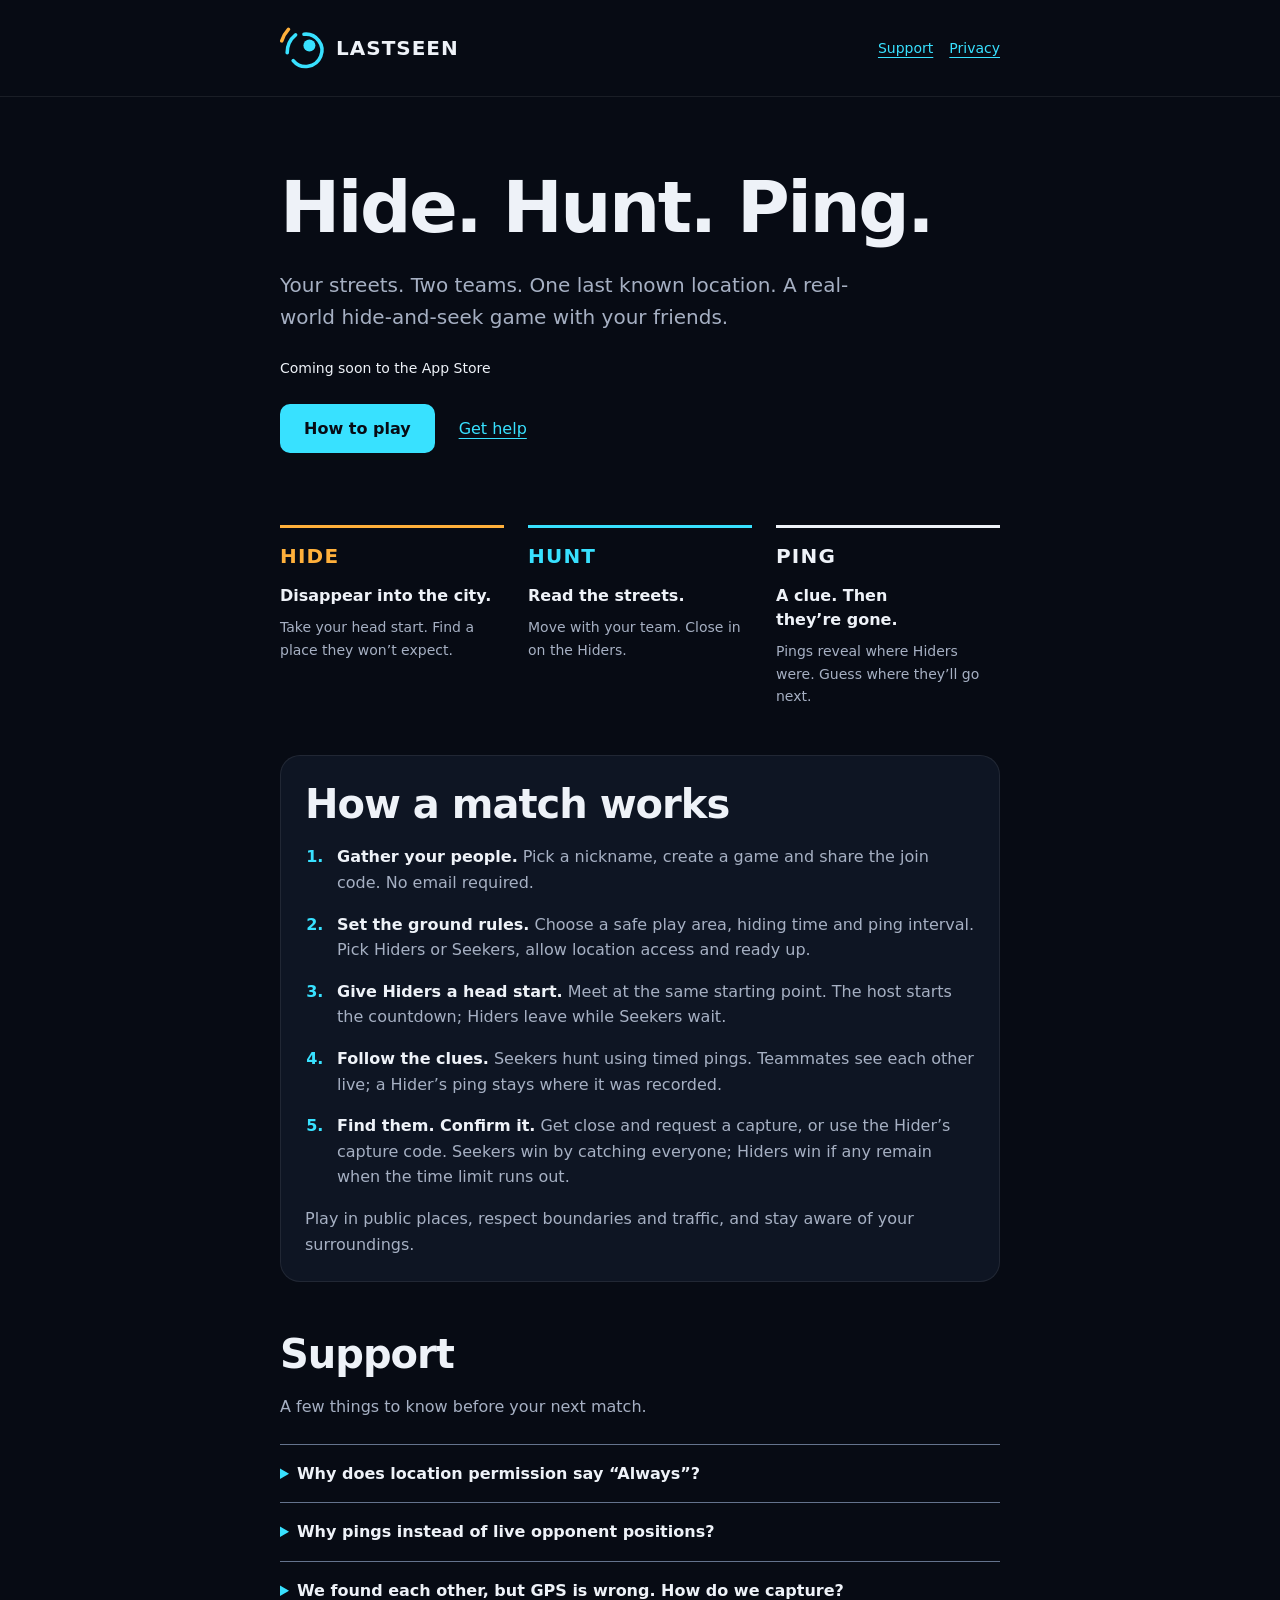
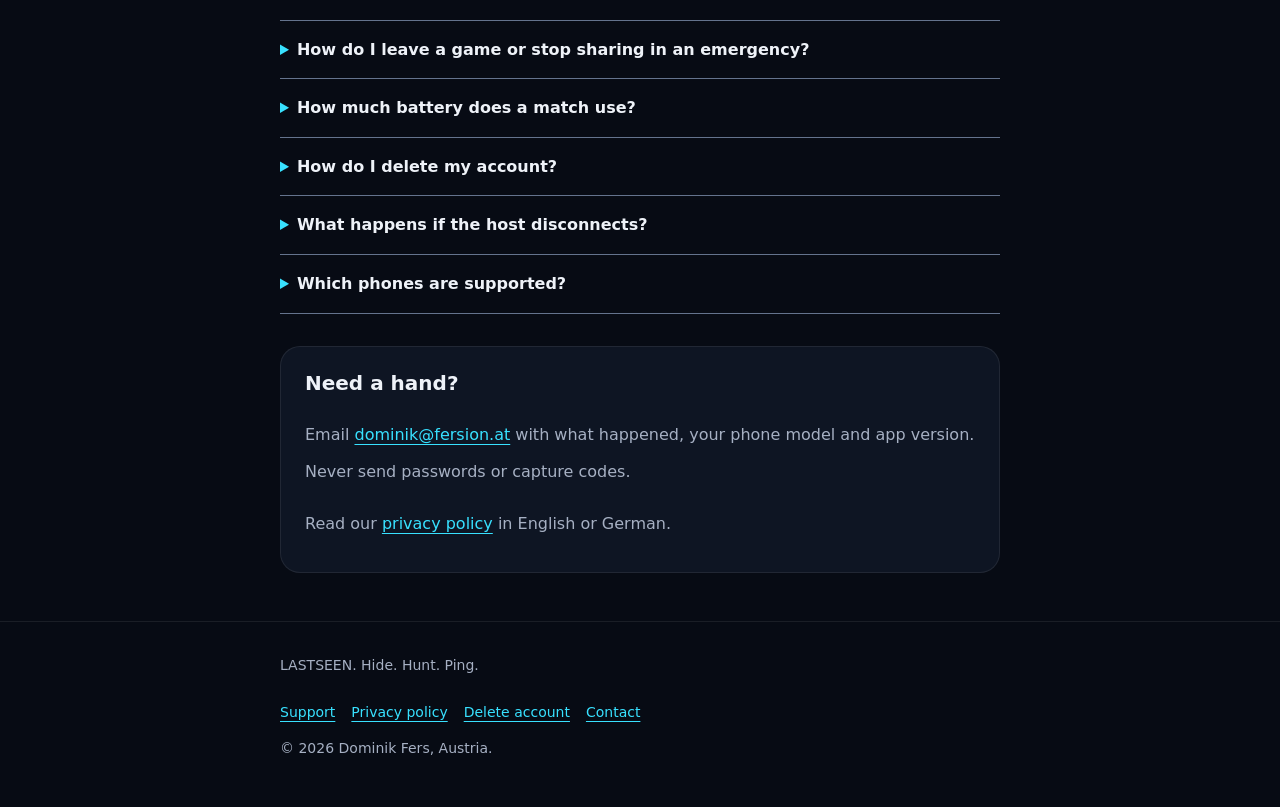
<file: index.html>
<!doctype html>
<html lang="en">
<head>
<meta charset="utf-8">
<meta name="viewport" content="width=device-width, initial-scale=1">
<title>Hide. Hunt. Ping. | LASTSEEN</title>
<meta name="description" content="LASTSEEN is a real-world hide-and-seek game. Learn how to play, find support and read about your privacy.">
<meta name="theme-color" content="#070B14">

<link rel="icon" type="image/svg+xml" href="data:image/svg+xml,%3Csvg%20xmlns%3D%22http%3A%2F%2Fwww.w3.org%2F2000%2Fsvg%22%20viewBox%3D%220%200%2080%2080%22%3E%3Crect%20width%3D%2280%22%20height%3D%2280%22%20rx%3D%2220%22%20fill%3D%22%23070B14%22%2F%3E%3Cg%20fill%3D%22none%22%20stroke-linecap%3D%22round%22%20stroke-linejoin%3D%22round%22%3E%0A%20%20%20%20%3Cpath%20d%3D%22M40%2017A27%2027%200%201%201%2022%2061%22%20stroke%3D%22%2338E1FF%22%20stroke-width%3D%226%22%2F%3E%0A%20%20%20%20%3Cpath%20d%3D%22M26%2018A38%2038%200%200%200%2012%2048%22%20stroke%3D%22%2338E1FF%22%20stroke-width%3D%226%22%2F%3E%0A%20%20%20%20%3Cpath%20d%3D%22M14%209A51%2051%200%200%200%203%2028%22%20stroke%3D%22%23FFB03B%22%20stroke-width%3D%226%22%2F%3E%0A%20%20%20%20%3Ccircle%20cx%3D%2249%22%20cy%3D%2236%22%20r%3D%2210%22%20fill%3D%22%2338E1FF%22%20stroke%3D%22none%22%2F%3E%0A%20%20%3C%2Fg%3E%3C%2Fsvg%3E">
<link rel="stylesheet" href="styles.css">
</head>
<body>
<a class="skip-link" href="#main">Skip to content</a>
<header class="site-header">
  <div class="wrap header-inner">
    <a class="brand" href="index.html" aria-label="LASTSEEN home"><svg xmlns="http://www.w3.org/2000/svg" viewBox="0 0 80 80" aria-hidden="true" focusable="false"><g fill="none" stroke-linecap="round" stroke-linejoin="round">
    <path d="M40 17A27 27 0 1 1 22 61" stroke="#38E1FF" stroke-width="6"/>
    <path d="M26 18A38 38 0 0 0 12 48" stroke="#38E1FF" stroke-width="6"/>
    <path d="M14 9A51 51 0 0 0 3 28" stroke="#FFB03B" stroke-width="6"/>
    <circle cx="49" cy="36" r="10" fill="#38E1FF" stroke="none"/>
  </g></svg><span>LASTSEEN</span></a>
    <nav class="site-nav" aria-label="Main navigation">
      <a href="index.html#support">Support</a>
      <a href="privacy/index.html">Privacy</a>
    </nav>
  </div>
</header>
<main class="wrap" id="main" tabindex="-1">
<section class="hero" aria-labelledby="tagline">
  <h1 id="tagline">Hide. Hunt. Ping.</h1>
  <p class="intro">Your streets. Two teams. One last known location. A real-world hide-and-seek game with your friends.</p>
  <p class="availability">Coming soon to the App Store</p>
  <div class="hero-links"><a class="button-link" href="#how-to-play">How to play</a><a href="#support">Get help</a></div>
</section>
<div class="features">
  <section class="feature hide"><h2>HIDE</h2><h3>Disappear into the city.</h3><p>Take your head start. Find a place they won’t expect.</p></section>
  <section class="feature hunt"><h2>HUNT</h2><h3>Read the streets.</h3><p>Move with your team. Close in on the Hiders.</p></section>
  <section class="feature"><h2>PING</h2><h3>A clue. Then they’re gone.</h3><p>Pings reveal where Hiders were. Guess where they’ll go next.</p></section>
</div>
<section class="card" id="how-to-play" aria-labelledby="match-heading">
  <h2 id="match-heading">How a match works</h2>
  <ol class="steps">
    <li><strong>Gather your people.</strong> Pick a nickname, create a game and share the join code. No email required.</li>
    <li><strong>Set the ground rules.</strong> Choose a safe play area, hiding time and ping interval. Pick Hiders or Seekers, allow location access and ready up.</li>
    <li><strong>Give Hiders a head start.</strong> Meet at the same starting point. The host starts the countdown; Hiders leave while Seekers wait.</li>
    <li><strong>Follow the clues.</strong> Seekers hunt using timed pings. Teammates see each other live; a Hider’s ping stays where it was recorded.</li>
    <li><strong>Find them. Confirm it.</strong> Get close and request a capture, or use the Hider’s capture code. Seekers win by catching everyone; Hiders win if any remain when the time limit runs out.</li>
  </ol>
  <p>Play in public places, respect boundaries and traffic, and stay aware of your surroundings.</p>
</section>
<section class="support" id="support" aria-labelledby="support-heading">
  <h2 id="support-heading">Support</h2>
  <p>A few things to know before your next match.</p>
  <details><summary>Why does location permission say “Always”?</summary>
    <p>It lets your position update during a running match when you lock your phone or switch apps. Only your teammates see your live position; opponents see ping snapshots. Tracking stops when you leave, are captured or the match ends. Outside matches, location is only read if you tap “Use my location” to choose a game zone. You can change permission in your phone’s settings.</p>
  </details>
  <details><summary>Why pings instead of live opponent positions?</summary>
    <p>A ping is a clue: where a Hider was at one moment. It never follows them. Between pings, Seekers have to predict the next move. Hiders’ live positions are shared only with their own team.</p>
  </details>
  <details><summary>We found each other, but GPS is wrong. How do we capture?</summary>
    <p>Use the capture code on the Hider’s phone. The Seeker can enter it or scan its QR code to confirm the capture without relying on GPS proximity. Codes expire, so use the one currently displayed. Both phones still need a connection.</p>
  </details>
  <details><summary>How do I leave a game or stop sharing in an emergency?</summary>
    <p>Open the game menu, choose Emergency leave and confirm. Tracking stops on your phone even offline; reconnect and retry the leave request so the game can tell your teammates you have left. You can use this whenever you need to leave a running game.</p>
  </details>
  <details><summary>How much battery does a match use?</summary>
    <p>GPS, mobile data and keeping the map on screen use battery. LASTSEEN reduces update frequency in the background and stops tracking when you leave, are captured or the match ends. Start with a charged phone, dim the screen and lock it between checks. Battery use varies with your phone, reception and match length.</p>
  </details>
  <details><summary>How do I delete my account?</summary>
    <p>Open Settings → Delete account, confirm that you understand it is permanent, then tap Delete account. You need an internet connection. Reset guest identity only signs you out on this phone. See <a href="delete-account/index.html">account deletion details</a> for what is removed and how to request deletion by email.</p>
  </details>
  <details><summary>What happens if the host disconnects?</summary>
    <p>The match keeps running. Once the host has been offline for about 90 seconds, another active player can choose Become host to manage pauses, captures and the end of the game. A brief disconnect does not reset the match.</p>
  </details>
  <details><summary>Which phones are supported?</summary>
    <p>LASTSEEN supports iOS 16.4 or later and Android 8 or later. Each player needs a phone with location services and an internet connection. Allow background location for reliable play with the screen locked.</p>
  </details>
  <div class="card contact"><h3>Need a hand?</h3><p>Email <a href="mailto:dominik@fersion.at?subject=LASTSEEN">dominik@fersion.at</a> with what happened, your phone model and app version. Never send passwords or capture codes.</p><p>Read our <a href="privacy/index.html">privacy policy</a> in English or German.</p></div>
</section>
</main>
<footer class="site-footer">
  <div class="wrap">
    <p>LASTSEEN. Hide. Hunt. Ping.</p>
    <nav class="site-nav" aria-label="Footer navigation">
      <a href="index.html#support">Support</a>
      <a href="privacy/index.html">Privacy policy</a>
      <a href="delete-account/index.html">Delete account</a>
      <a href="mailto:dominik@fersion.at?subject=LASTSEEN">Contact</a>
    </nav>
    <p>© 2026 Dominik Fers, Austria.</p>
  </div>
</footer>
</body>
</html>
</file>
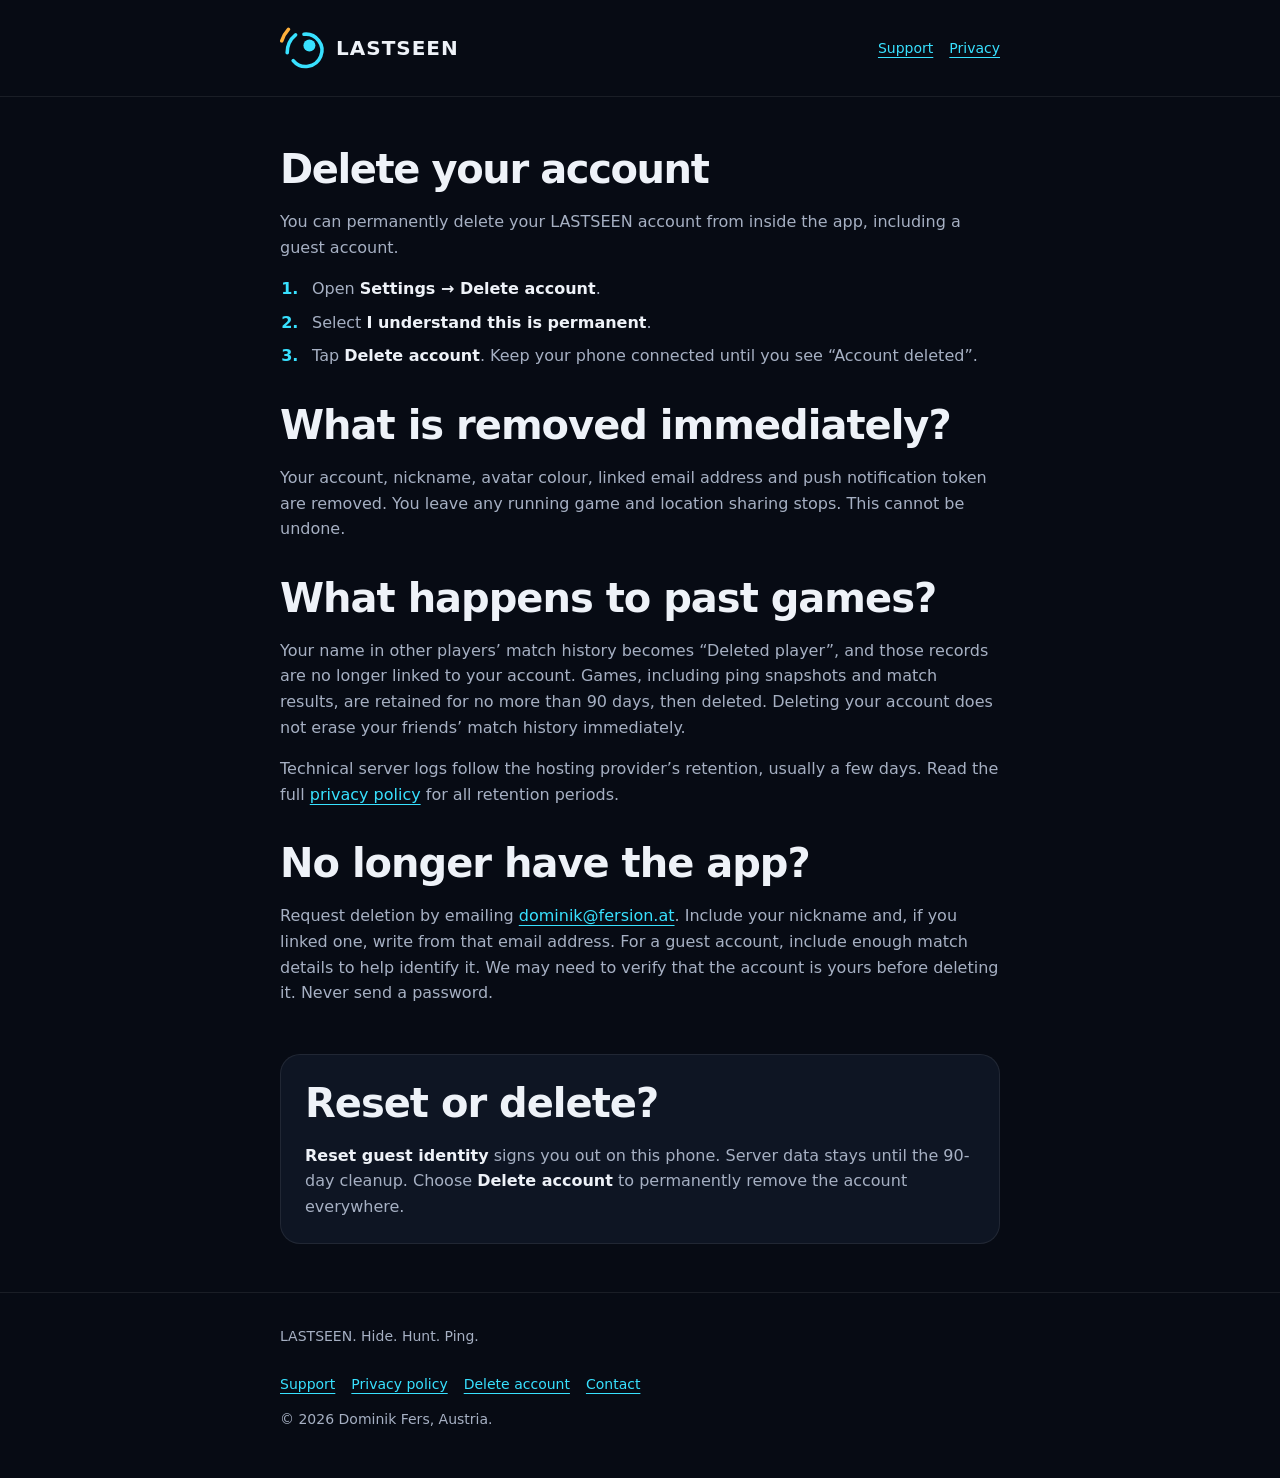
<file: delete-account/index.html>
<!doctype html>
<html lang="en">
<head>
<meta charset="utf-8">
<meta name="viewport" content="width=device-width, initial-scale=1">
<title>Delete your account | LASTSEEN</title>
<meta name="description" content="Delete your LASTSEEN account in Settings, understand what is removed and request deletion by email if you no longer have the app.">
<meta name="theme-color" content="#070B14">

<link rel="icon" type="image/svg+xml" href="data:image/svg+xml,%3Csvg%20xmlns%3D%22http%3A%2F%2Fwww.w3.org%2F2000%2Fsvg%22%20viewBox%3D%220%200%2080%2080%22%3E%3Crect%20width%3D%2280%22%20height%3D%2280%22%20rx%3D%2220%22%20fill%3D%22%23070B14%22%2F%3E%3Cg%20fill%3D%22none%22%20stroke-linecap%3D%22round%22%20stroke-linejoin%3D%22round%22%3E%0A%20%20%20%20%3Cpath%20d%3D%22M40%2017A27%2027%200%201%201%2022%2061%22%20stroke%3D%22%2338E1FF%22%20stroke-width%3D%226%22%2F%3E%0A%20%20%20%20%3Cpath%20d%3D%22M26%2018A38%2038%200%200%200%2012%2048%22%20stroke%3D%22%2338E1FF%22%20stroke-width%3D%226%22%2F%3E%0A%20%20%20%20%3Cpath%20d%3D%22M14%209A51%2051%200%200%200%203%2028%22%20stroke%3D%22%23FFB03B%22%20stroke-width%3D%226%22%2F%3E%0A%20%20%20%20%3Ccircle%20cx%3D%2249%22%20cy%3D%2236%22%20r%3D%2210%22%20fill%3D%22%2338E1FF%22%20stroke%3D%22none%22%2F%3E%0A%20%20%3C%2Fg%3E%3C%2Fsvg%3E">
<link rel="stylesheet" href="../styles.css">
</head>
<body>
<a class="skip-link" href="#main">Skip to content</a>
<header class="site-header">
  <div class="wrap header-inner">
    <a class="brand" href="../index.html" aria-label="LASTSEEN home"><svg xmlns="http://www.w3.org/2000/svg" viewBox="0 0 80 80" aria-hidden="true" focusable="false"><g fill="none" stroke-linecap="round" stroke-linejoin="round">
    <path d="M40 17A27 27 0 1 1 22 61" stroke="#38E1FF" stroke-width="6"/>
    <path d="M26 18A38 38 0 0 0 12 48" stroke="#38E1FF" stroke-width="6"/>
    <path d="M14 9A51 51 0 0 0 3 28" stroke="#FFB03B" stroke-width="6"/>
    <circle cx="49" cy="36" r="10" fill="#38E1FF" stroke="none"/>
  </g></svg><span>LASTSEEN</span></a>
    <nav class="site-nav" aria-label="Main navigation">
      <a href="../index.html#support">Support</a>
      <a href="../privacy/index.html">Privacy</a>
    </nav>
  </div>
</header>
<main class="wrap" id="main" tabindex="-1">
<section class="document" aria-labelledby="delete-heading">
  <h1 id="delete-heading">Delete your account</h1>
  <p>You can permanently delete your LASTSEEN account from inside the app, including a guest account.</p>
  <ol class="steps">
    <li>Open <strong>Settings → Delete account</strong>.</li>
    <li>Select <strong>I understand this is permanent</strong>.</li>
    <li>Tap <strong>Delete account</strong>. Keep your phone connected until you see “Account deleted”.</li>
  </ol>
  <h2>What is removed immediately?</h2>
  <p>Your account, nickname, avatar colour, linked email address and push notification token are removed. You leave any running game and location sharing stops. This cannot be undone.</p>
  <h2>What happens to past games?</h2>
  <p>Your name in other players’ match history becomes “Deleted player”, and those records are no longer linked to your account. Games, including ping snapshots and match results, are retained for no more than 90 days, then deleted. Deleting your account does not erase your friends’ match history immediately.</p>
  <p>Technical server logs follow the hosting provider’s retention, usually a few days. Read the full <a href="../privacy/index.html">privacy policy</a> for all retention periods.</p>
  <h2>No longer have the app?</h2>
  <p>Request deletion by emailing <a href="mailto:dominik@fersion.at?subject=LASTSEEN">dominik@fersion.at</a>. Include your nickname and, if you linked one, write from that email address. For a guest account, include enough match details to help identify it. We may need to verify that the account is yours before deleting it. Never send a password.</p>
</section>
<aside class="card" aria-label="Reset and deletion are different">
  <h2>Reset or delete?</h2>
  <p><strong>Reset guest identity</strong> signs you out on this phone. Server data stays until the 90-day cleanup. Choose <strong>Delete account</strong> to permanently remove the account everywhere.</p>
</aside>
</main>
<footer class="site-footer">
  <div class="wrap">
    <p>LASTSEEN. Hide. Hunt. Ping.</p>
    <nav class="site-nav" aria-label="Footer navigation">
      <a href="../index.html#support">Support</a>
      <a href="../privacy/index.html">Privacy policy</a>
      <a href="../delete-account/index.html">Delete account</a>
      <a href="mailto:dominik@fersion.at?subject=LASTSEEN">Contact</a>
    </nav>
    <p>© 2026 Dominik Fers, Austria.</p>
  </div>
</footer>
</body>
</html>
</file>
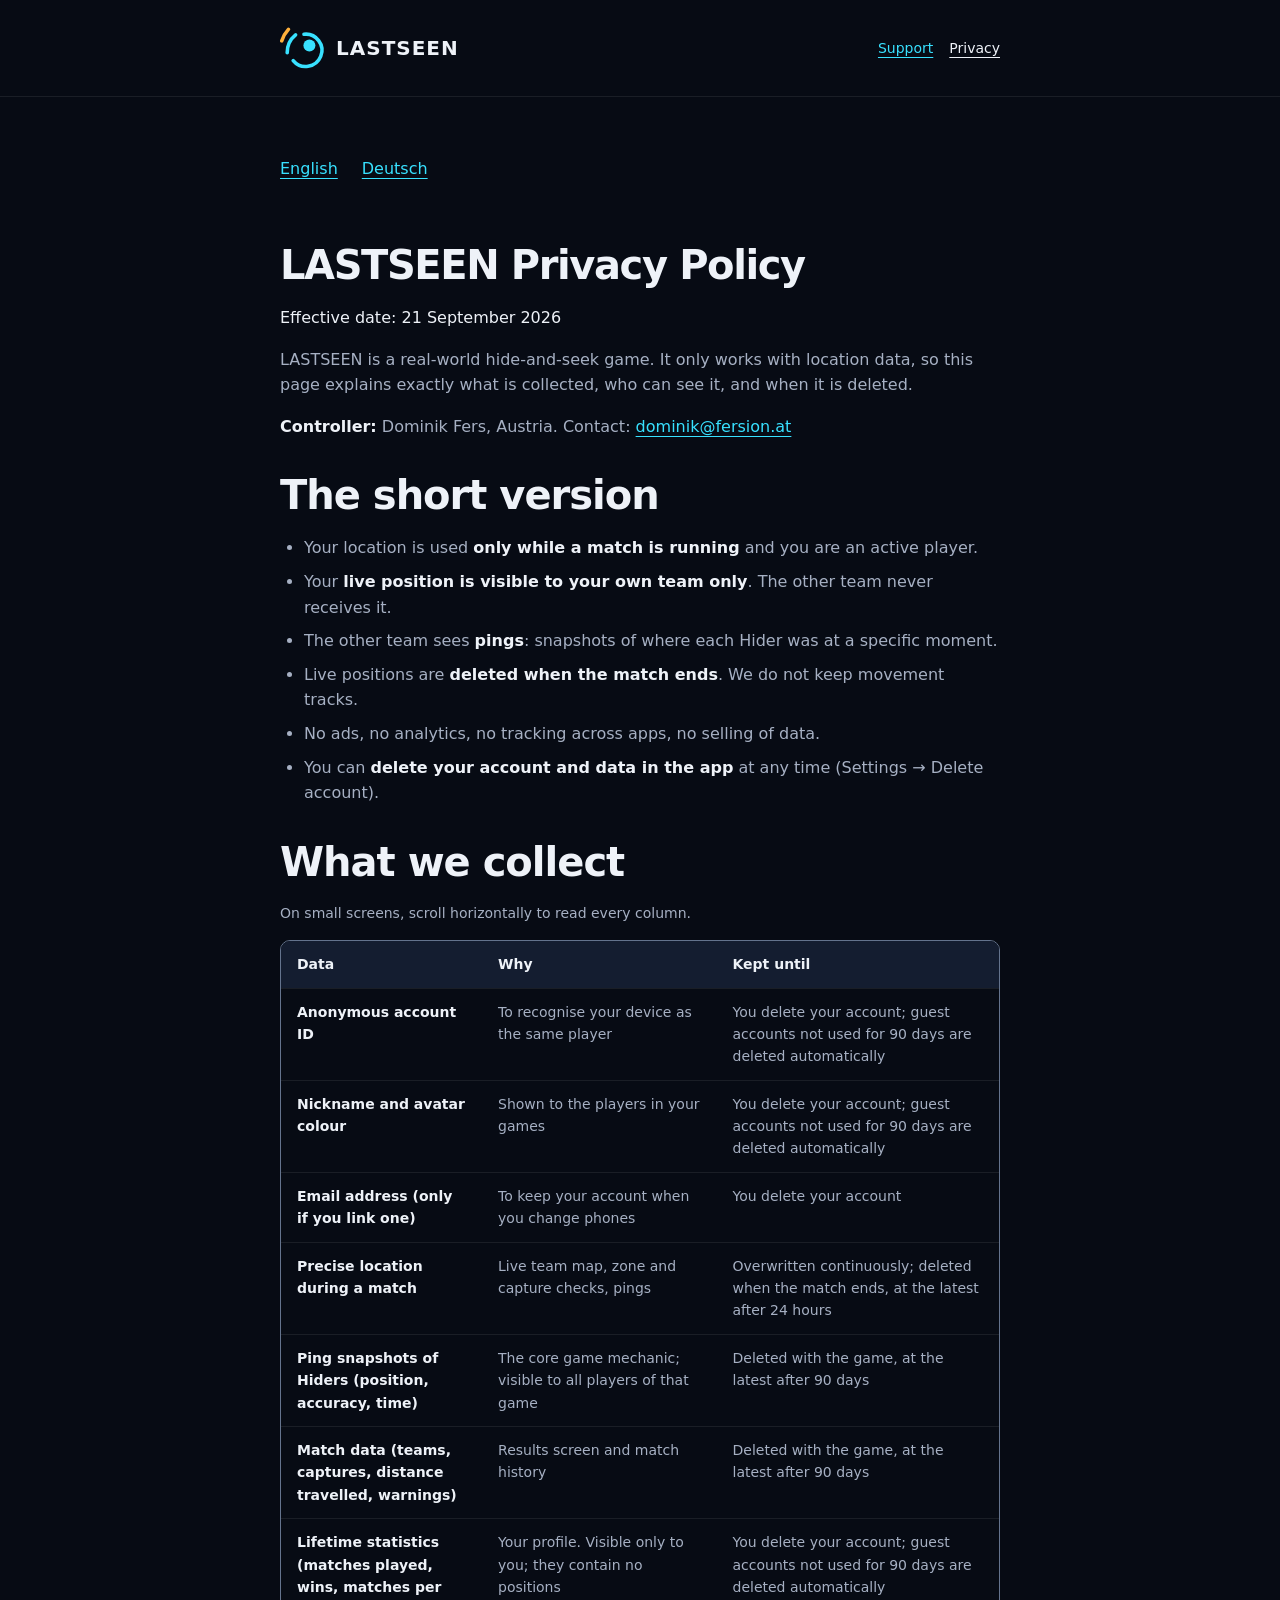
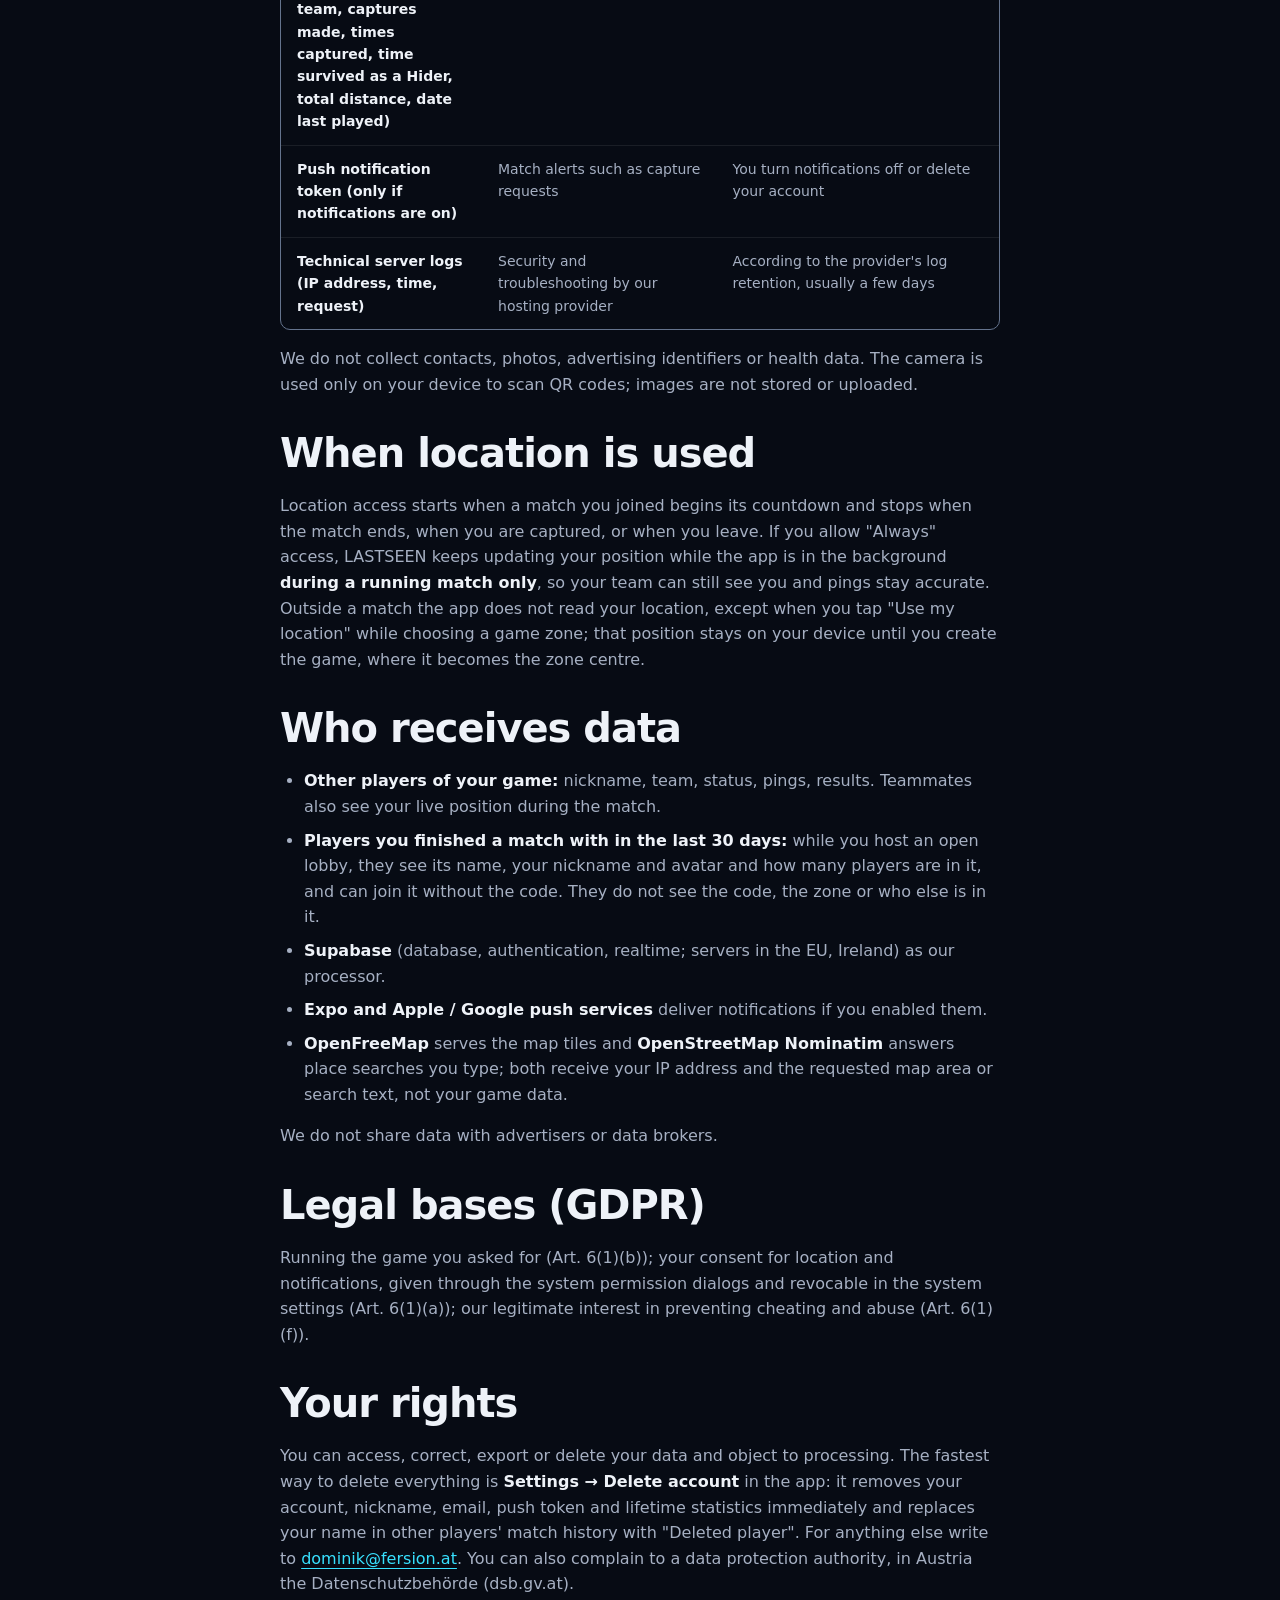
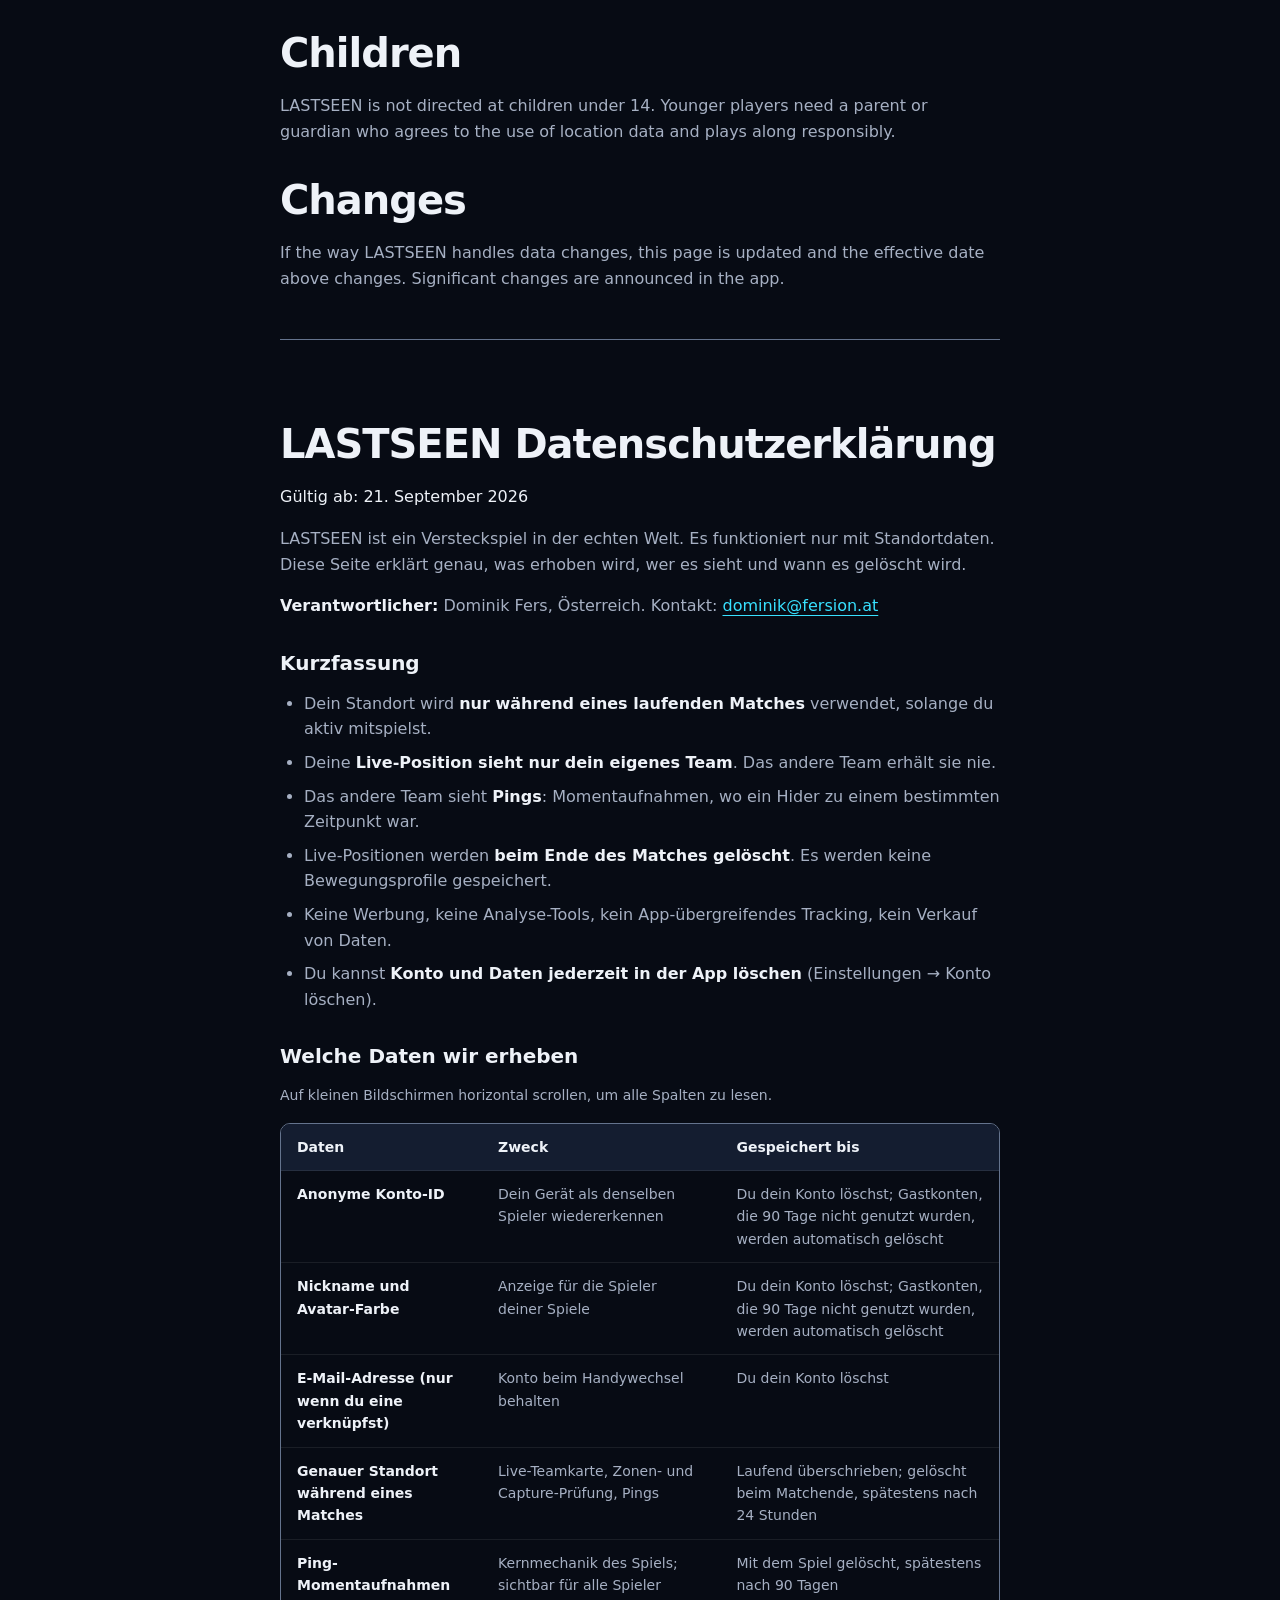
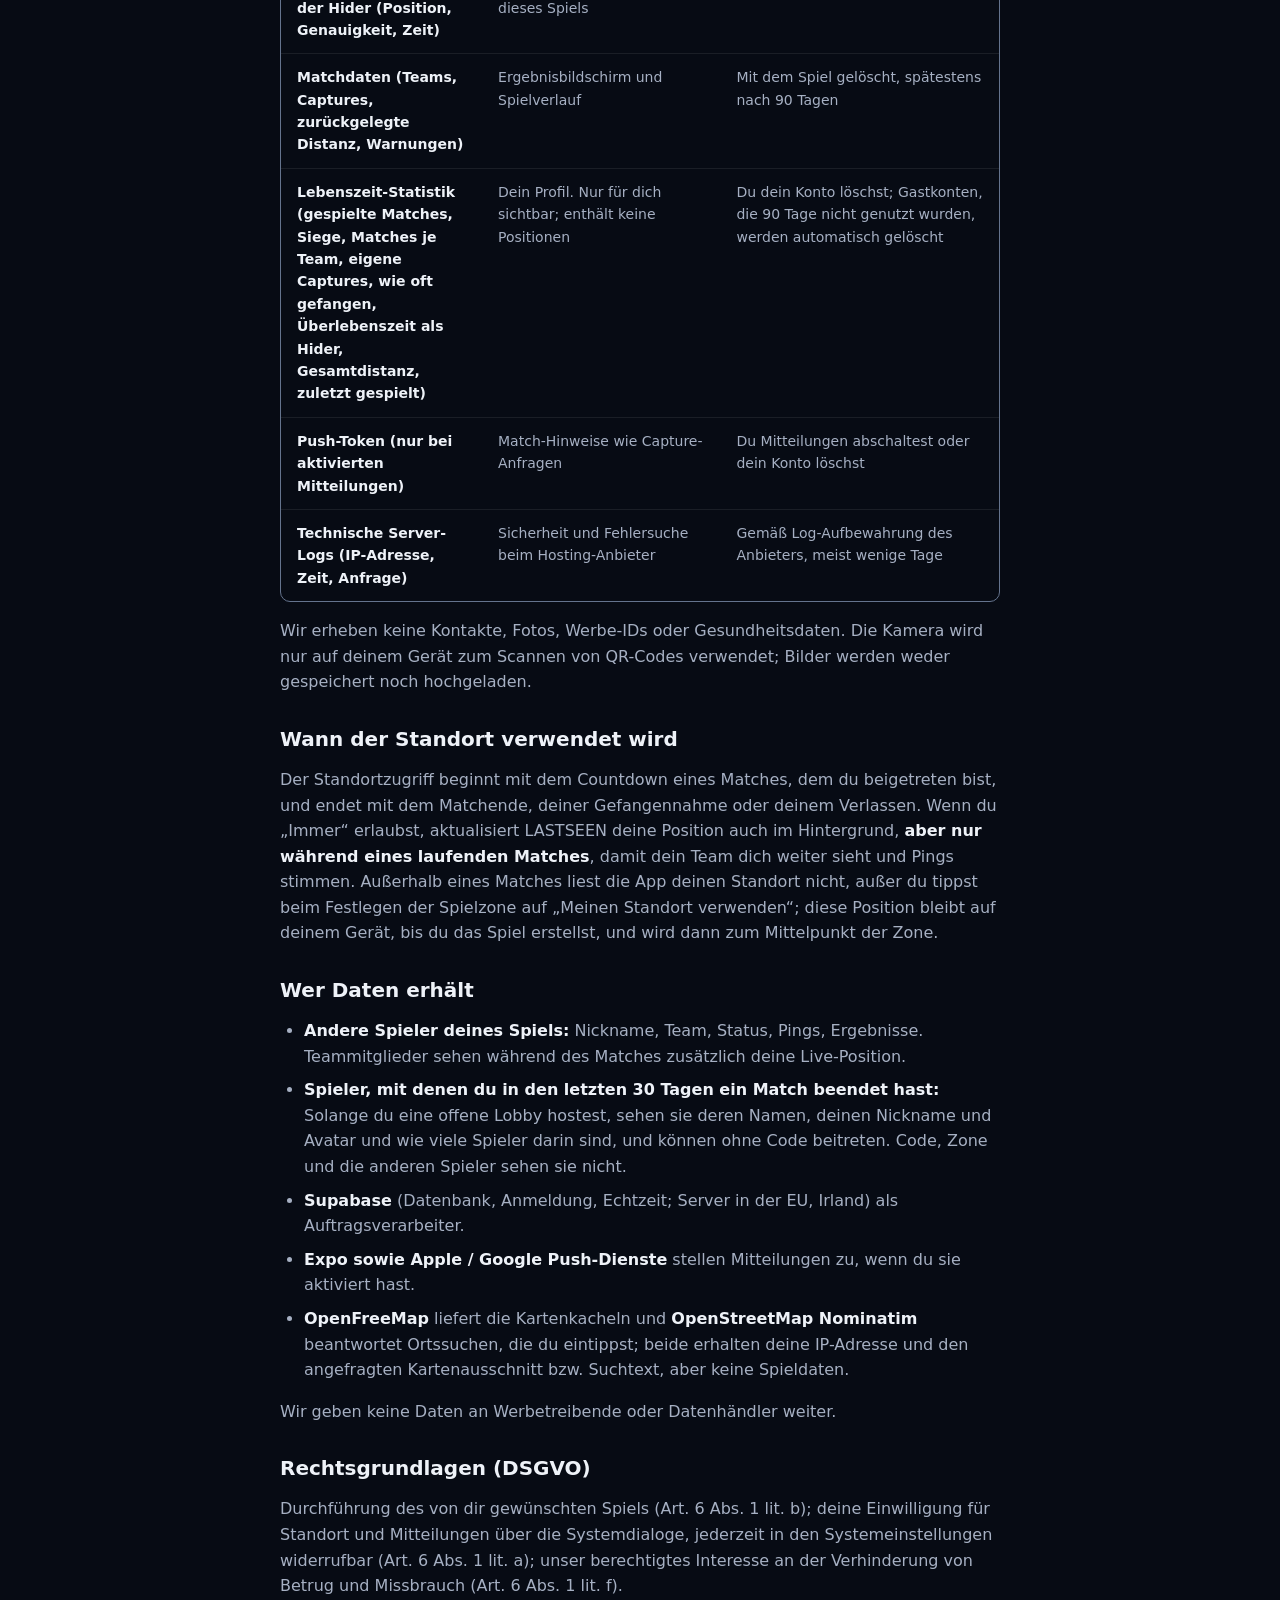
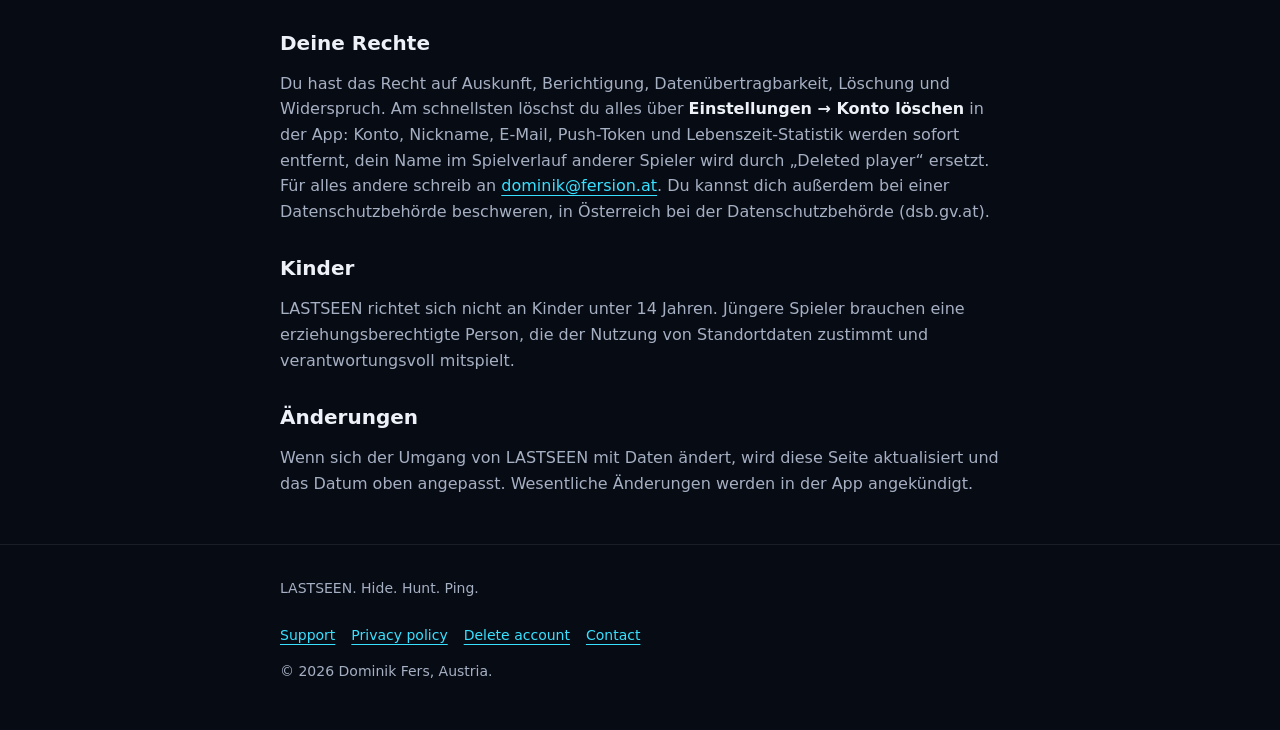
<file: privacy/index.html>
<!doctype html>
<html lang="en">
<head>
<meta charset="utf-8">
<meta name="viewport" content="width=device-width, initial-scale=1">
<title>Privacy policy | LASTSEEN</title>
<meta name="description" content="What LASTSEEN collects, who can see it and when it is deleted. Full privacy policy in English and German, effective 17 September 2026.">
<meta name="theme-color" content="#070B14">

<link rel="icon" type="image/svg+xml" href="data:image/svg+xml,%3Csvg%20xmlns%3D%22http%3A%2F%2Fwww.w3.org%2F2000%2Fsvg%22%20viewBox%3D%220%200%2080%2080%22%3E%3Crect%20width%3D%2280%22%20height%3D%2280%22%20rx%3D%2220%22%20fill%3D%22%23070B14%22%2F%3E%3Cg%20fill%3D%22none%22%20stroke-linecap%3D%22round%22%20stroke-linejoin%3D%22round%22%3E%0A%20%20%20%20%3Cpath%20d%3D%22M40%2017A27%2027%200%201%201%2022%2061%22%20stroke%3D%22%2338E1FF%22%20stroke-width%3D%226%22%2F%3E%0A%20%20%20%20%3Cpath%20d%3D%22M26%2018A38%2038%200%200%200%2012%2048%22%20stroke%3D%22%2338E1FF%22%20stroke-width%3D%226%22%2F%3E%0A%20%20%20%20%3Cpath%20d%3D%22M14%209A51%2051%200%200%200%203%2028%22%20stroke%3D%22%23FFB03B%22%20stroke-width%3D%226%22%2F%3E%0A%20%20%20%20%3Ccircle%20cx%3D%2249%22%20cy%3D%2236%22%20r%3D%2210%22%20fill%3D%22%2338E1FF%22%20stroke%3D%22none%22%2F%3E%0A%20%20%3C%2Fg%3E%3C%2Fsvg%3E">
<link rel="stylesheet" href="../styles.css">
</head>
<body>
<a class="skip-link" href="#main">Skip to content</a>
<header class="site-header">
  <div class="wrap header-inner">
    <a class="brand" href="../index.html" aria-label="LASTSEEN home"><svg xmlns="http://www.w3.org/2000/svg" viewBox="0 0 80 80" aria-hidden="true" focusable="false"><g fill="none" stroke-linecap="round" stroke-linejoin="round">
    <path d="M40 17A27 27 0 1 1 22 61" stroke="#38E1FF" stroke-width="6"/>
    <path d="M26 18A38 38 0 0 0 12 48" stroke="#38E1FF" stroke-width="6"/>
    <path d="M14 9A51 51 0 0 0 3 28" stroke="#FFB03B" stroke-width="6"/>
    <circle cx="49" cy="36" r="10" fill="#38E1FF" stroke="none"/>
  </g></svg><span>LASTSEEN</span></a>
    <nav class="site-nav" aria-label="Main navigation">
      <a href="../index.html#support">Support</a>
      <a href="../privacy/index.html" aria-current="page">Privacy</a>
    </nav>
  </div>
</header>
<main class="wrap" id="main" tabindex="-1">
<nav class="language-nav" aria-label="Policy language"><a href="#english" lang="en" hreflang="en">English</a><a href="#deutsch" lang="de" hreflang="de">Deutsch</a></nav>
<section class="document" id="english" lang="en" aria-label="Privacy policy in English">
<h1>LASTSEEN Privacy Policy</h1>
<p class="effective">Effective date: 21 September 2026</p>
<p>LASTSEEN is a real-world hide-and-seek game. It only works with location data, so this page explains exactly what is collected, who can see it, and when it is deleted.</p>
<p><strong>Controller:</strong> Dominik Fers, Austria. Contact: <a href="mailto:dominik@fersion.at?subject=LASTSEEN">dominik@fersion.at</a></p>
<h2>The short version</h2>
<ul>
<li>Your location is used <strong>only while a match is running</strong> and you are an active player.</li>
<li>Your <strong>live position is visible to your own team only</strong>. The other team never receives it.</li>
<li>The other team sees <strong>pings</strong>: snapshots of where each Hider was at a specific moment.</li>
<li>Live positions are <strong>deleted when the match ends</strong>. We do not keep movement tracks.</li>
<li>No ads, no analytics, no tracking across apps, no selling of data.</li>
<li>You can <strong>delete your account and data in the app</strong> at any time (Settings → Delete account).</li>
</ul>
<h2>What we collect</h2>
<p class="table-hint">On small screens, scroll horizontally to read every column.</p>
<div class="table-scroll" role="region" aria-label="What we collect" tabindex="0">
<table><caption class="sr-only">What we collect</caption>
<thead><tr><th scope="col">Data</th><th scope="col">Why</th><th scope="col">Kept until</th></tr></thead>
<tbody>
<tr><th scope="row">Anonymous account ID</th><td>To recognise your device as the same player</td><td>You delete your account; guest accounts not used for 90 days are deleted automatically</td></tr>
<tr><th scope="row">Nickname and avatar colour</th><td>Shown to the players in your games</td><td>You delete your account; guest accounts not used for 90 days are deleted automatically</td></tr>
<tr><th scope="row">Email address (only if you link one)</th><td>To keep your account when you change phones</td><td>You delete your account</td></tr>
<tr><th scope="row">Precise location during a match</th><td>Live team map, zone and capture checks, pings</td><td>Overwritten continuously; deleted when the match ends, at the latest after 24 hours</td></tr>
<tr><th scope="row">Ping snapshots of Hiders (position, accuracy, time)</th><td>The core game mechanic; visible to all players of that game</td><td>Deleted with the game, at the latest after 90 days</td></tr>
<tr><th scope="row">Match data (teams, captures, distance travelled, warnings)</th><td>Results screen and match history</td><td>Deleted with the game, at the latest after 90 days</td></tr>
<tr><th scope="row">Lifetime statistics (matches played, wins, matches per team, captures made, times captured, time survived as a Hider, total distance, date last played)</th><td>Your profile. Visible only to you; they contain no positions</td><td>You delete your account; guest accounts not used for 90 days are deleted automatically</td></tr>
<tr><th scope="row">Push notification token (only if notifications are on)</th><td>Match alerts such as capture requests</td><td>You turn notifications off or delete your account</td></tr>
<tr><th scope="row">Technical server logs (IP address, time, request)</th><td>Security and troubleshooting by our hosting provider</td><td>According to the provider's log retention, usually a few days</td></tr>
</tbody></table></div>
<p>We do not collect contacts, photos, advertising identifiers or health data. The camera is used only on your device to scan QR codes; images are not stored or uploaded.</p>
<h2>When location is used</h2>
<p>Location access starts when a match you joined begins its countdown and stops when the match ends, when you are captured, or when you leave. If you allow &quot;Always&quot; access, LASTSEEN keeps updating your position while the app is in the background <strong>during a running match only</strong>, so your team can still see you and pings stay accurate. Outside a match the app does not read your location, except when you tap &quot;Use my location&quot; while choosing a game zone; that position stays on your device until you create the game, where it becomes the zone centre.</p>
<h2>Who receives data</h2>
<ul>
<li><strong>Other players of your game:</strong> nickname, team, status, pings, results. Teammates also see your live position during the match.</li>
<li><strong>Players you finished a match with in the last 30 days:</strong> while you host an open lobby, they see its name, your nickname and avatar and how many players are in it, and can join it without the code. They do not see the code, the zone or who else is in it.</li>
<li><strong>Supabase</strong> (database, authentication, realtime; servers in the EU, Ireland) as our processor.</li>
<li><strong>Expo and Apple / Google push services</strong> deliver notifications if you enabled them.</li>
<li><strong>OpenFreeMap</strong> serves the map tiles and <strong>OpenStreetMap Nominatim</strong> answers place searches you type; both receive your IP address and the requested map area or search text, not your game data.</li>
</ul>
<p>We do not share data with advertisers or data brokers.</p>
<h2>Legal bases (GDPR)</h2>
<p>Running the game you asked for (Art. 6(1)(b)); your consent for location and notifications, given through the system permission dialogs and revocable in the system settings (Art. 6(1)(a)); our legitimate interest in preventing cheating and abuse (Art. 6(1)(f)).</p>
<h2>Your rights</h2>
<p>You can access, correct, export or delete your data and object to processing. The fastest way to delete everything is <strong>Settings → Delete account</strong> in the app: it removes your account, nickname, email, push token and lifetime statistics immediately and replaces your name in other players' match history with &quot;Deleted player&quot;. For anything else write to <a href="mailto:dominik@fersion.at?subject=LASTSEEN">dominik@fersion.at</a>. You can also complain to a data protection authority, in Austria the Datenschutzbehörde (dsb.gv.at).</p>
<h2>Children</h2>
<p>LASTSEEN is not directed at children under 14. Younger players need a parent or guardian who agrees to the use of location data and plays along responsibly.</p>
<h2>Changes</h2>
<p>If the way LASTSEEN handles data changes, this page is updated and the effective date above changes. Significant changes are announced in the app.</p>
</section>
<section class="document" id="deutsch" lang="de" aria-label="Datenschutzerklärung auf Deutsch">
<h2>LASTSEEN Datenschutzerklärung</h2>
<p class="effective">Gültig ab: 21. September 2026</p>
<p>LASTSEEN ist ein Versteckspiel in der echten Welt. Es funktioniert nur mit Standortdaten. Diese Seite erklärt genau, was erhoben wird, wer es sieht und wann es gelöscht wird.</p>
<p><strong>Verantwortlicher:</strong> Dominik Fers, Österreich. Kontakt: <a href="mailto:dominik@fersion.at?subject=LASTSEEN">dominik@fersion.at</a></p>
<h3>Kurzfassung</h3>
<ul>
<li>Dein Standort wird <strong>nur während eines laufenden Matches</strong> verwendet, solange du aktiv mitspielst.</li>
<li>Deine <strong>Live-Position sieht nur dein eigenes Team</strong>. Das andere Team erhält sie nie.</li>
<li>Das andere Team sieht <strong>Pings</strong>: Momentaufnahmen, wo ein Hider zu einem bestimmten Zeitpunkt war.</li>
<li>Live-Positionen werden <strong>beim Ende des Matches gelöscht</strong>. Es werden keine Bewegungsprofile gespeichert.</li>
<li>Keine Werbung, keine Analyse-Tools, kein App-übergreifendes Tracking, kein Verkauf von Daten.</li>
<li>Du kannst <strong>Konto und Daten jederzeit in der App löschen</strong> (Einstellungen → Konto löschen).</li>
</ul>
<h3>Welche Daten wir erheben</h3>
<p class="table-hint">Auf kleinen Bildschirmen horizontal scrollen, um alle Spalten zu lesen.</p>
<div class="table-scroll" role="region" aria-label="Welche Daten wir erheben" tabindex="0">
<table><caption class="sr-only">Welche Daten wir erheben</caption>
<thead><tr><th scope="col">Daten</th><th scope="col">Zweck</th><th scope="col">Gespeichert bis</th></tr></thead>
<tbody>
<tr><th scope="row">Anonyme Konto-ID</th><td>Dein Gerät als denselben Spieler wiedererkennen</td><td>Du dein Konto löschst; Gastkonten, die 90 Tage nicht genutzt wurden, werden automatisch gelöscht</td></tr>
<tr><th scope="row">Nickname und Avatar-Farbe</th><td>Anzeige für die Spieler deiner Spiele</td><td>Du dein Konto löschst; Gastkonten, die 90 Tage nicht genutzt wurden, werden automatisch gelöscht</td></tr>
<tr><th scope="row">E-Mail-Adresse (nur wenn du eine verknüpfst)</th><td>Konto beim Handywechsel behalten</td><td>Du dein Konto löschst</td></tr>
<tr><th scope="row">Genauer Standort während eines Matches</th><td>Live-Teamkarte, Zonen- und Capture-Prüfung, Pings</td><td>Laufend überschrieben; gelöscht beim Matchende, spätestens nach 24 Stunden</td></tr>
<tr><th scope="row">Ping-Momentaufnahmen der Hider (Position, Genauigkeit, Zeit)</th><td>Kernmechanik des Spiels; sichtbar für alle Spieler dieses Spiels</td><td>Mit dem Spiel gelöscht, spätestens nach 90 Tagen</td></tr>
<tr><th scope="row">Matchdaten (Teams, Captures, zurückgelegte Distanz, Warnungen)</th><td>Ergebnisbildschirm und Spielverlauf</td><td>Mit dem Spiel gelöscht, spätestens nach 90 Tagen</td></tr>
<tr><th scope="row">Lebenszeit-Statistik (gespielte Matches, Siege, Matches je Team, eigene Captures, wie oft gefangen, Überlebenszeit als Hider, Gesamtdistanz, zuletzt gespielt)</th><td>Dein Profil. Nur für dich sichtbar; enthält keine Positionen</td><td>Du dein Konto löschst; Gastkonten, die 90 Tage nicht genutzt wurden, werden automatisch gelöscht</td></tr>
<tr><th scope="row">Push-Token (nur bei aktivierten Mitteilungen)</th><td>Match-Hinweise wie Capture-Anfragen</td><td>Du Mitteilungen abschaltest oder dein Konto löschst</td></tr>
<tr><th scope="row">Technische Server-Logs (IP-Adresse, Zeit, Anfrage)</th><td>Sicherheit und Fehlersuche beim Hosting-Anbieter</td><td>Gemäß Log-Aufbewahrung des Anbieters, meist wenige Tage</td></tr>
</tbody></table></div>
<p>Wir erheben keine Kontakte, Fotos, Werbe-IDs oder Gesundheitsdaten. Die Kamera wird nur auf deinem Gerät zum Scannen von QR-Codes verwendet; Bilder werden weder gespeichert noch hochgeladen.</p>
<h3>Wann der Standort verwendet wird</h3>
<p>Der Standortzugriff beginnt mit dem Countdown eines Matches, dem du beigetreten bist, und endet mit dem Matchende, deiner Gefangennahme oder deinem Verlassen. Wenn du „Immer“ erlaubst, aktualisiert LASTSEEN deine Position auch im Hintergrund, <strong>aber nur während eines laufenden Matches</strong>, damit dein Team dich weiter sieht und Pings stimmen. Außerhalb eines Matches liest die App deinen Standort nicht, außer du tippst beim Festlegen der Spielzone auf „Meinen Standort verwenden“; diese Position bleibt auf deinem Gerät, bis du das Spiel erstellst, und wird dann zum Mittelpunkt der Zone.</p>
<h3>Wer Daten erhält</h3>
<ul>
<li><strong>Andere Spieler deines Spiels:</strong> Nickname, Team, Status, Pings, Ergebnisse. Teammitglieder sehen während des Matches zusätzlich deine Live-Position.</li>
<li><strong>Spieler, mit denen du in den letzten 30 Tagen ein Match beendet hast:</strong> Solange du eine offene Lobby hostest, sehen sie deren Namen, deinen Nickname und Avatar und wie viele Spieler darin sind, und können ohne Code beitreten. Code, Zone und die anderen Spieler sehen sie nicht.</li>
<li><strong>Supabase</strong> (Datenbank, Anmeldung, Echtzeit; Server in der EU, Irland) als Auftragsverarbeiter.</li>
<li><strong>Expo sowie Apple / Google Push-Dienste</strong> stellen Mitteilungen zu, wenn du sie aktiviert hast.</li>
<li><strong>OpenFreeMap</strong> liefert die Kartenkacheln und <strong>OpenStreetMap Nominatim</strong> beantwortet Ortssuchen, die du eintippst; beide erhalten deine IP-Adresse und den angefragten Kartenausschnitt bzw. Suchtext, aber keine Spieldaten.</li>
</ul>
<p>Wir geben keine Daten an Werbetreibende oder Datenhändler weiter.</p>
<h3>Rechtsgrundlagen (DSGVO)</h3>
<p>Durchführung des von dir gewünschten Spiels (Art. 6 Abs. 1 lit. b); deine Einwilligung für Standort und Mitteilungen über die Systemdialoge, jederzeit in den Systemeinstellungen widerrufbar (Art. 6 Abs. 1 lit. a); unser berechtigtes Interesse an der Verhinderung von Betrug und Missbrauch (Art. 6 Abs. 1 lit. f).</p>
<h3>Deine Rechte</h3>
<p>Du hast das Recht auf Auskunft, Berichtigung, Datenübertragbarkeit, Löschung und Widerspruch. Am schnellsten löschst du alles über <strong>Einstellungen → Konto löschen</strong> in der App: Konto, Nickname, E-Mail, Push-Token und Lebenszeit-Statistik werden sofort entfernt, dein Name im Spielverlauf anderer Spieler wird durch „Deleted player“ ersetzt. Für alles andere schreib an <a href="mailto:dominik@fersion.at?subject=LASTSEEN">dominik@fersion.at</a>. Du kannst dich außerdem bei einer Datenschutzbehörde beschweren, in Österreich bei der Datenschutzbehörde (dsb.gv.at).</p>
<h3>Kinder</h3>
<p>LASTSEEN richtet sich nicht an Kinder unter 14 Jahren. Jüngere Spieler brauchen eine erziehungsberechtigte Person, die der Nutzung von Standortdaten zustimmt und verantwortungsvoll mitspielt.</p>
<h3>Änderungen</h3>
<p>Wenn sich der Umgang von LASTSEEN mit Daten ändert, wird diese Seite aktualisiert und das Datum oben angepasst. Wesentliche Änderungen werden in der App angekündigt.</p>
</section>
</main>
<footer class="site-footer">
  <div class="wrap">
    <p>LASTSEEN. Hide. Hunt. Ping.</p>
    <nav class="site-nav" aria-label="Footer navigation">
      <a href="../index.html#support">Support</a>
      <a href="../privacy/index.html">Privacy policy</a>
      <a href="../delete-account/index.html">Delete account</a>
      <a href="mailto:dominik@fersion.at?subject=LASTSEEN">Contact</a>
    </nav>
    <p>© 2026 Dominik Fers, Austria.</p>
  </div>
</footer>
</body>
</html>
</file>
<file: styles.css>
:root {
  color-scheme: dark;
  --bg: #070b14;
  --card: #0e1523;
  --overlay: #141d30;
  --text: #eef2f8;
  --secondary: #a6b0c3;
  --cyan: #38e1ff;
  --amber: #ffb03b;
  --line: #64738d;
  --subtle: rgb(255 255 255 / 8%);
  --radius: 20px;
  --small-radius: 10px;
  --xs: 4px;
  --sm: 8px;
  --md: 12px;
  --lg: 16px;
  --xl: 24px;
  --xxl: 32px;
  --xxxl: 48px;
  --gutter: clamp(var(--lg), 5vw, var(--xxl));
  --width: 720px;
  --body: 1rem;
  --caption: 0.875rem;
  --heading: 1.25rem;
  --title: clamp(1.75rem, 5vw, 2.5rem);
  --display: clamp(2.5rem, 8vw, 4.5rem);
  --target: 48px;
  --rule: 1px;
  --focus-width: 3px;
  font-family: -apple-system, BlinkMacSystemFont, "Segoe UI", system-ui, sans-serif;
  font-size: 100%;
  line-height: 1.6;
  background: var(--bg);
  color: var(--text);
}
* { box-sizing: border-box; }
body { margin: 0; }
a { color: var(--cyan); text-underline-offset: var(--xs); overflow-wrap: anywhere; }
a:hover { text-decoration-thickness: var(--focus-width); }
:focus-visible { outline: var(--focus-width) solid var(--cyan); outline-offset: var(--xs); }
::selection { color: var(--bg); background: var(--cyan); }
h1, h2, h3, p { margin: 0; }
h1, h2, h3 { line-height: 1.2; text-wrap: balance; overflow-wrap: anywhere; }
h1 { font-size: var(--title); letter-spacing: -0.035em; }
h2 { font-size: var(--title); letter-spacing: -0.025em; }
h3 { font-size: var(--heading); }
p, li { overflow-wrap: anywhere; }
p { color: var(--secondary); }
strong { color: var(--text); font-weight: 650; }
svg { display: block; flex-shrink: 0; }
section, h1, h2, h3 { scroll-margin-block-start: var(--xl); }
.wrap { width: min(100% - var(--gutter) * 2, var(--width)); margin-inline: auto; }
.site-header { padding-block: var(--xl); border-bottom: var(--rule) solid var(--subtle); }
.header-inner, .site-nav, .brand { display: flex; align-items: center; gap: var(--xl); flex-wrap: wrap; }
.header-inner { justify-content: space-between; gap: var(--md); }
.brand { gap: var(--sm); color: var(--text); text-decoration: none; min-height: var(--target); }
.brand span { font-size: var(--heading); font-weight: 800; letter-spacing: 0.05em; }
.brand svg { width: var(--xxxl); height: var(--xxxl); }
.site-nav { gap: var(--lg); font-size: var(--caption); }
.site-nav a { display: inline-flex; align-items: center; min-height: var(--target); }
.site-nav a[aria-current="page"] { color: var(--text); }
main { padding-block: var(--xxxl); }
main > * + * { margin-top: var(--xxxl); }
.hero { padding-block: var(--xl); }
.hero h1 { font-size: var(--display); line-height: 1.06; margin-bottom: var(--xl); }
.hero .intro { max-width: 36rem; font-size: var(--heading); }
.hero .availability { margin-top: var(--xl); font-size: var(--caption); color: var(--text); }
.hero-links { display: flex; flex-wrap: wrap; gap: var(--md) var(--xl); margin-top: var(--xl); }
.button-link { display: inline-flex; align-items: center; justify-content: center; min-height: var(--target); }
.button-link { padding: var(--md) var(--xl); border-radius: var(--small-radius); font-weight: 650; }
.button-link { background: var(--cyan); color: var(--bg); text-decoration: none; }
.button-link:hover { background: var(--text); }
.hero-links > a:not(.button-link) { display: inline-flex; align-items: center; min-height: var(--target); }
.features { display: grid; gap: var(--xl); grid-template-columns: repeat(3, minmax(0, 1fr)); }
.feature { border-top: var(--focus-width) solid var(--text); padding-top: var(--lg); }
.feature h2 { font-size: var(--heading); letter-spacing: 0.06em; }
.feature h3 { font-size: var(--body); line-height: 1.5; margin-block: var(--lg) var(--sm); }
.feature p { font-size: var(--caption); }
.feature.hide { border-color: var(--amber); }
.feature.hide h2 { color: var(--amber); }
.feature.hunt { border-color: var(--cyan); }
.feature.hunt h2 { color: var(--cyan); }
.card { background: var(--card); border: var(--rule) solid var(--subtle); border-radius: var(--radius); padding: var(--xl); }
.card > * + * { margin-top: var(--lg); }
.steps { padding-left: var(--xl); margin-bottom: 0; color: var(--secondary); }
.steps li { padding-left: var(--sm); }
.steps li + li { margin-top: var(--lg); }
.steps li::marker { color: var(--cyan); font-weight: 700; }
.support > p { margin-block: var(--lg) var(--xl); }
details { border-top: var(--rule) solid var(--line); }
details:last-of-type { border-bottom: var(--rule) solid var(--line); }
summary { padding-block: var(--lg); min-height: var(--target); font-weight: 650; cursor: pointer; }
summary::marker { color: var(--cyan); }
details p { margin: 0 0 var(--xl); }
details[open] summary { color: var(--cyan); }
.contact { margin-top: var(--xxl); }
.contact a { display: inline-flex; align-items: center; min-height: var(--target); }
.document > * + * { margin-top: var(--lg); }
.document h2, .document h3 { margin-top: var(--xxl); }
.document ul { padding-left: var(--xl); color: var(--secondary); }
.document li + li { margin-top: var(--sm); }
.document .effective { color: var(--text); }
.document + .document { border-top: var(--rule) solid var(--line); padding-top: var(--xxxl); }
.language-nav { display: flex; gap: var(--xl); flex-wrap: wrap; }
.language-nav a { display: inline-flex; align-items: center; min-height: var(--target); }
.table-scroll { overflow-x: auto; border: var(--rule) solid var(--line); border-radius: var(--small-radius); }
table { width: 100%; min-width: 36rem; border-collapse: collapse; font-size: var(--caption); }
th, td { padding: var(--md) var(--lg); text-align: left; vertical-align: top; border-bottom: var(--rule) solid var(--subtle); }
thead { background: var(--overlay); }
tbody th { width: 28%; font-weight: 600; }
td { color: var(--secondary); }
tbody tr:last-child > * { border-bottom: 0; }
.table-hint { font-size: var(--caption); }
.site-footer { border-top: var(--rule) solid var(--subtle); padding-block: var(--xxl) var(--xxxl); }
.site-footer .site-nav { margin-top: var(--md); }
.site-footer p { font-size: var(--caption); }
.not-found { padding-block: var(--xxxl); }
.not-found > * + * { margin-top: var(--xl); }
.not-found .code { color: var(--amber); font-size: var(--display); font-weight: 750; }
.skip-link { position: absolute; left: var(--lg); top: var(--sm); transform: translateY(-200%); z-index: 1; }
.skip-link { padding: var(--md) var(--lg); background: var(--cyan); color: var(--bg); border-radius: var(--small-radius); }
.skip-link:focus { transform: translateY(0); }
.sr-only { position: absolute; width: 1px; height: 1px; padding: 0; margin: -1px; overflow: hidden; clip-path: inset(50%); white-space: nowrap; border: 0; }
@media (max-width: 560px) {
  .features { grid-template-columns: 1fr; gap: var(--xxl); }
  .feature h3 { margin-top: var(--sm); }
  .card { padding: var(--lg); }
  .hero { padding-top: 0; }
}
@media (prefers-reduced-motion: no-preference) {
  html { scroll-behavior: smooth; }
}
@media (prefers-reduced-motion: reduce) {
  *, *::before, *::after { animation: none !important; transition: none !important; scroll-behavior: auto !important; }
}
</file>
